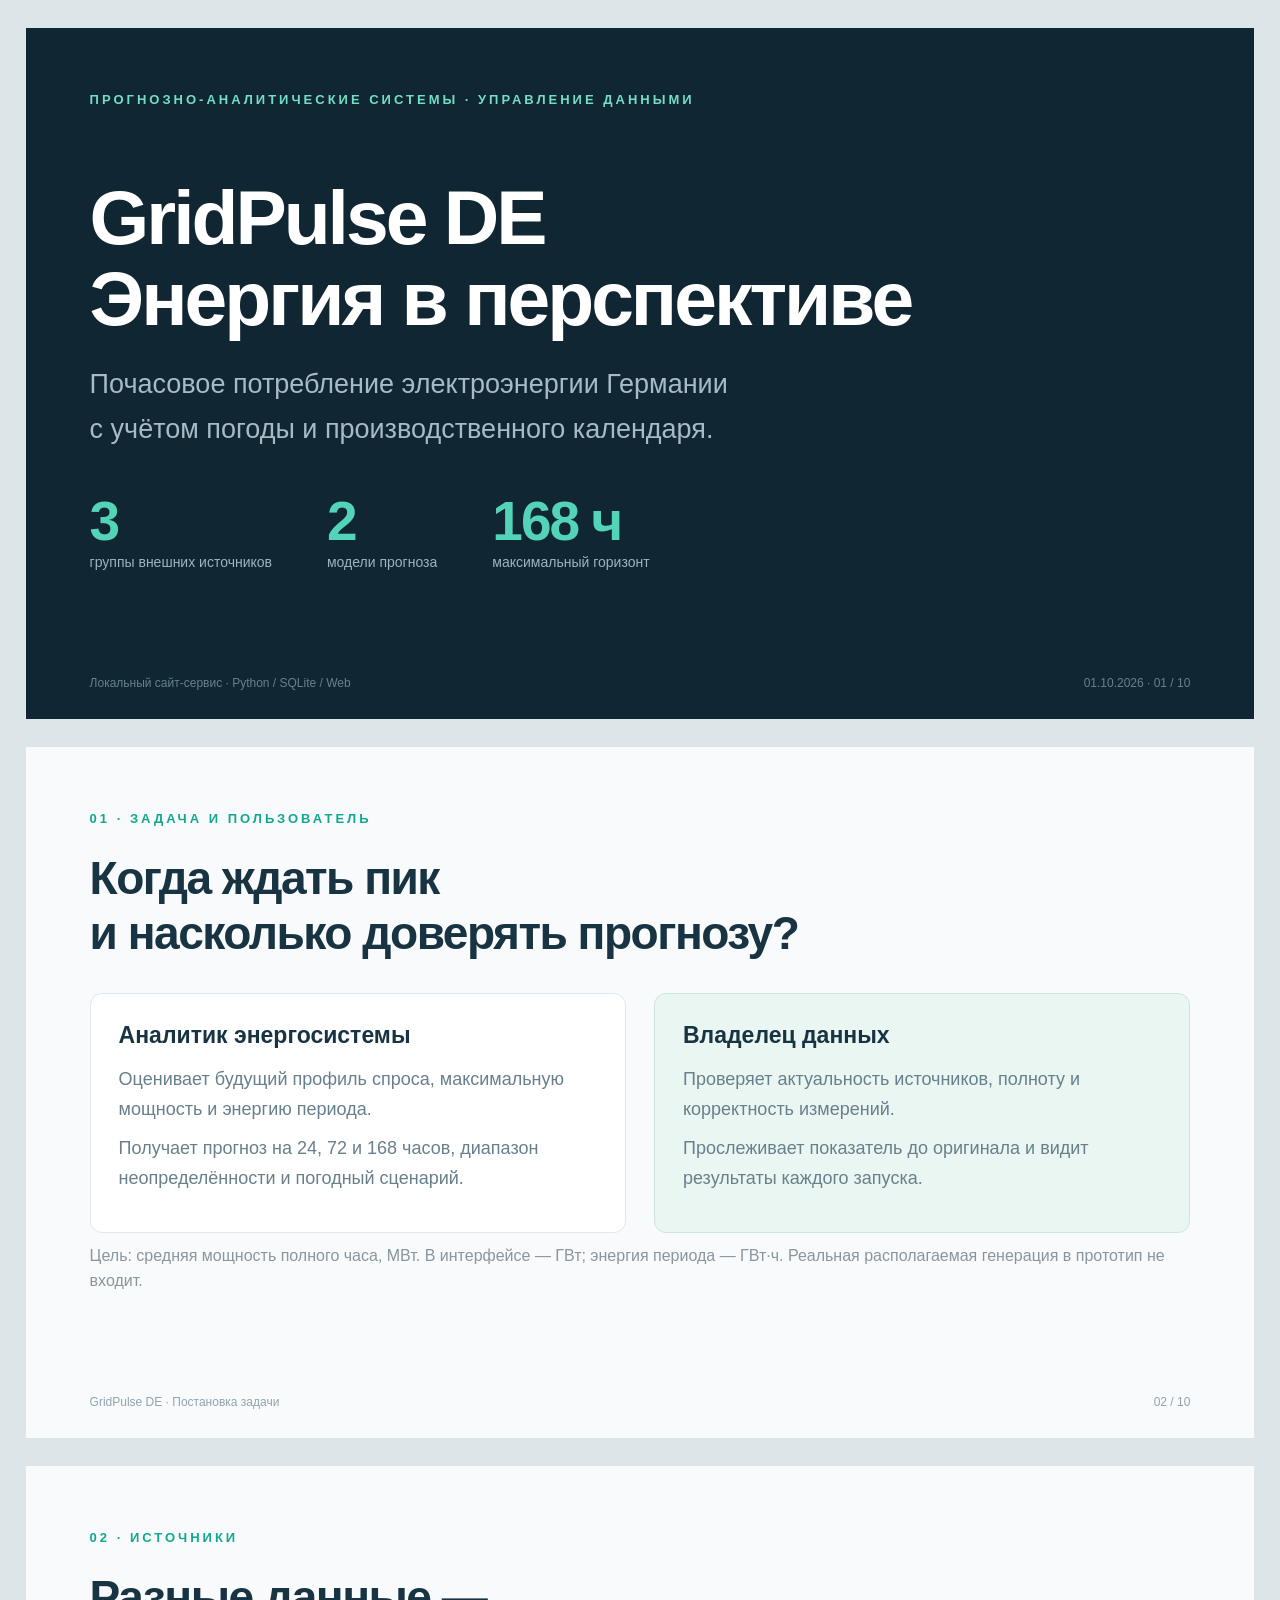
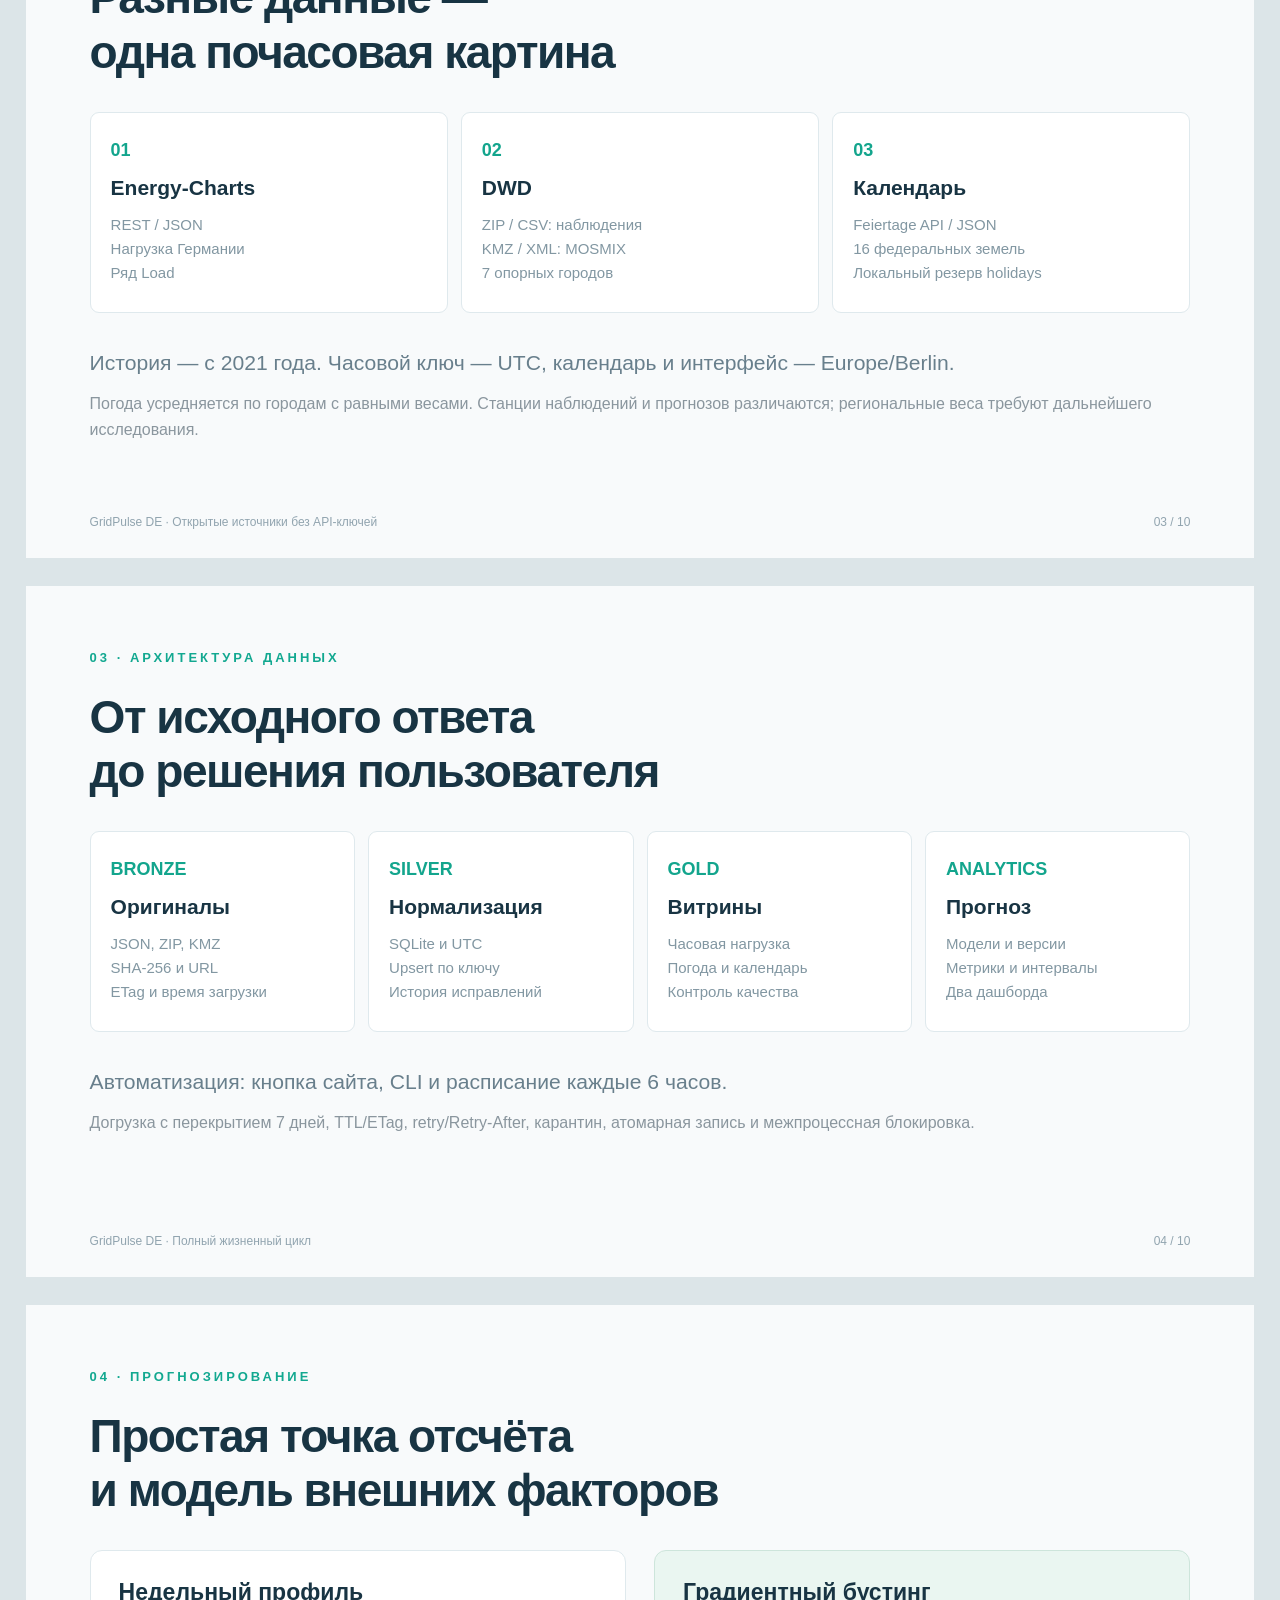
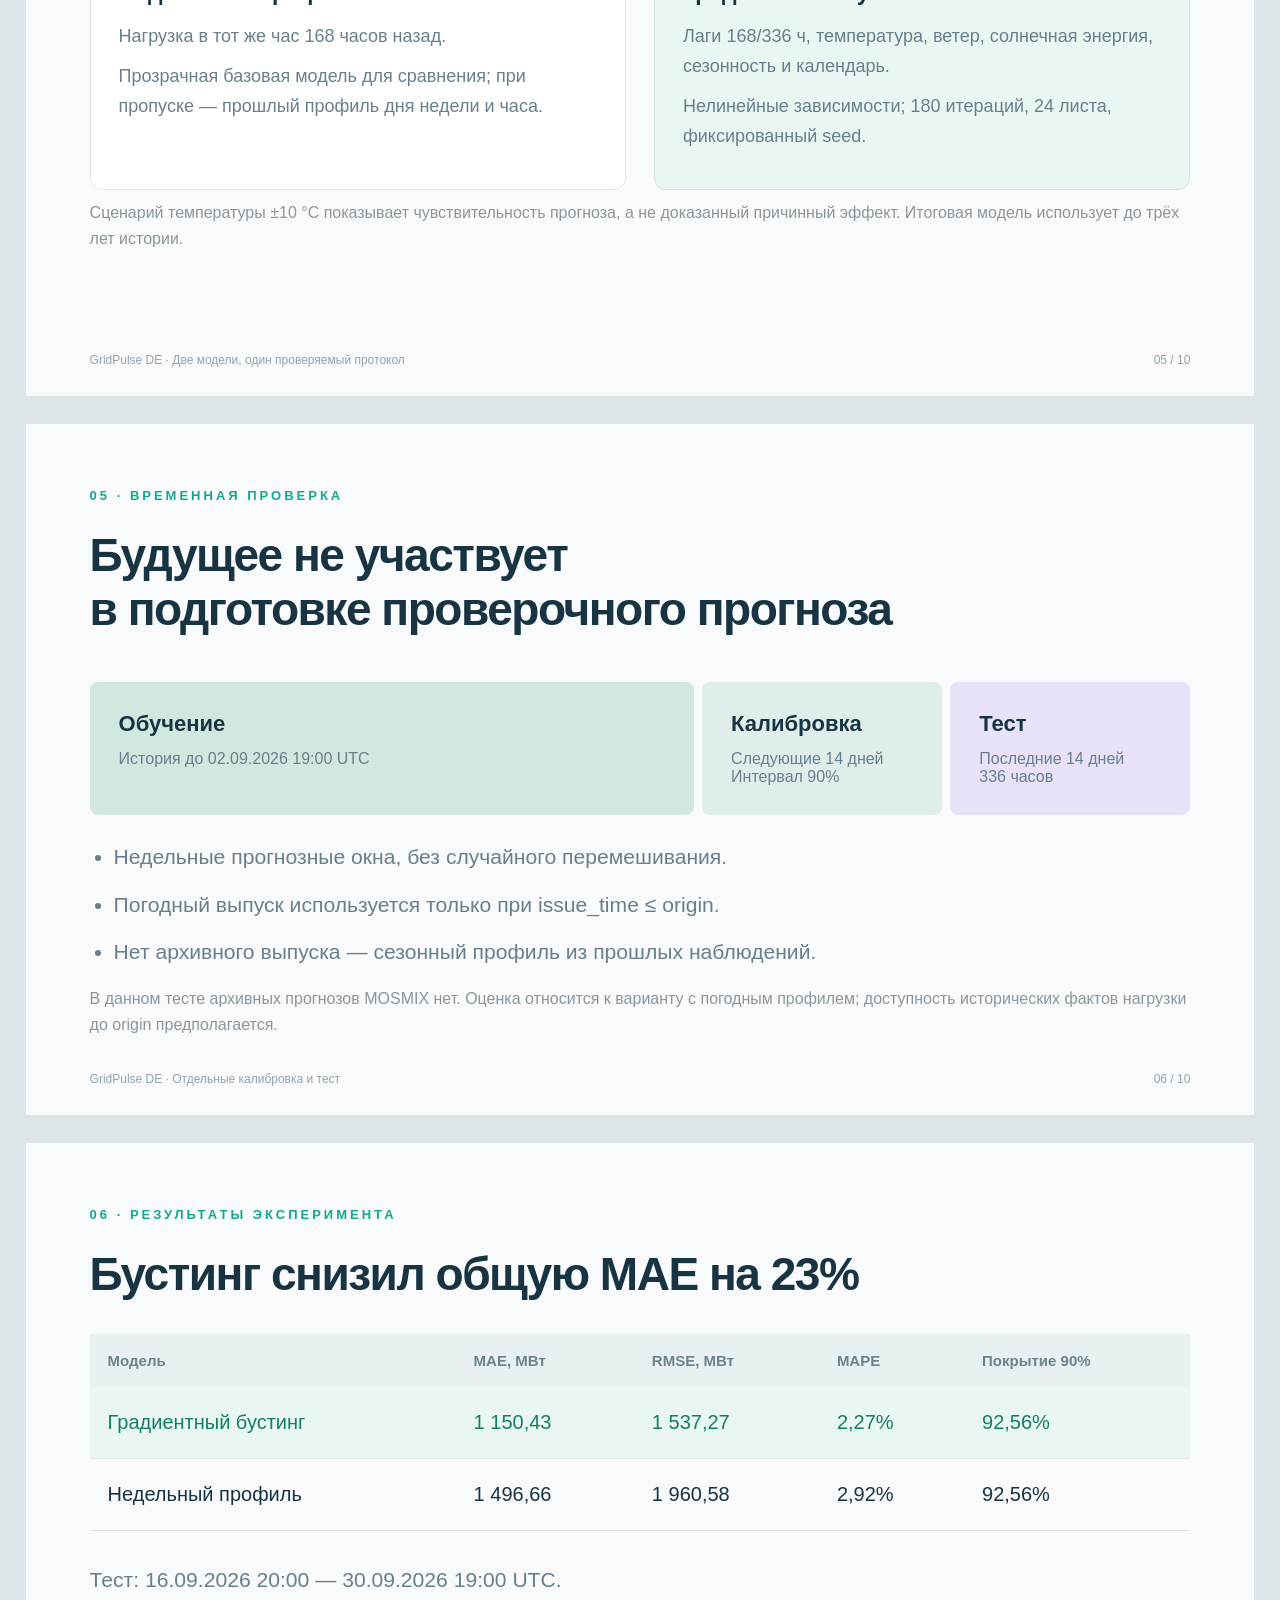
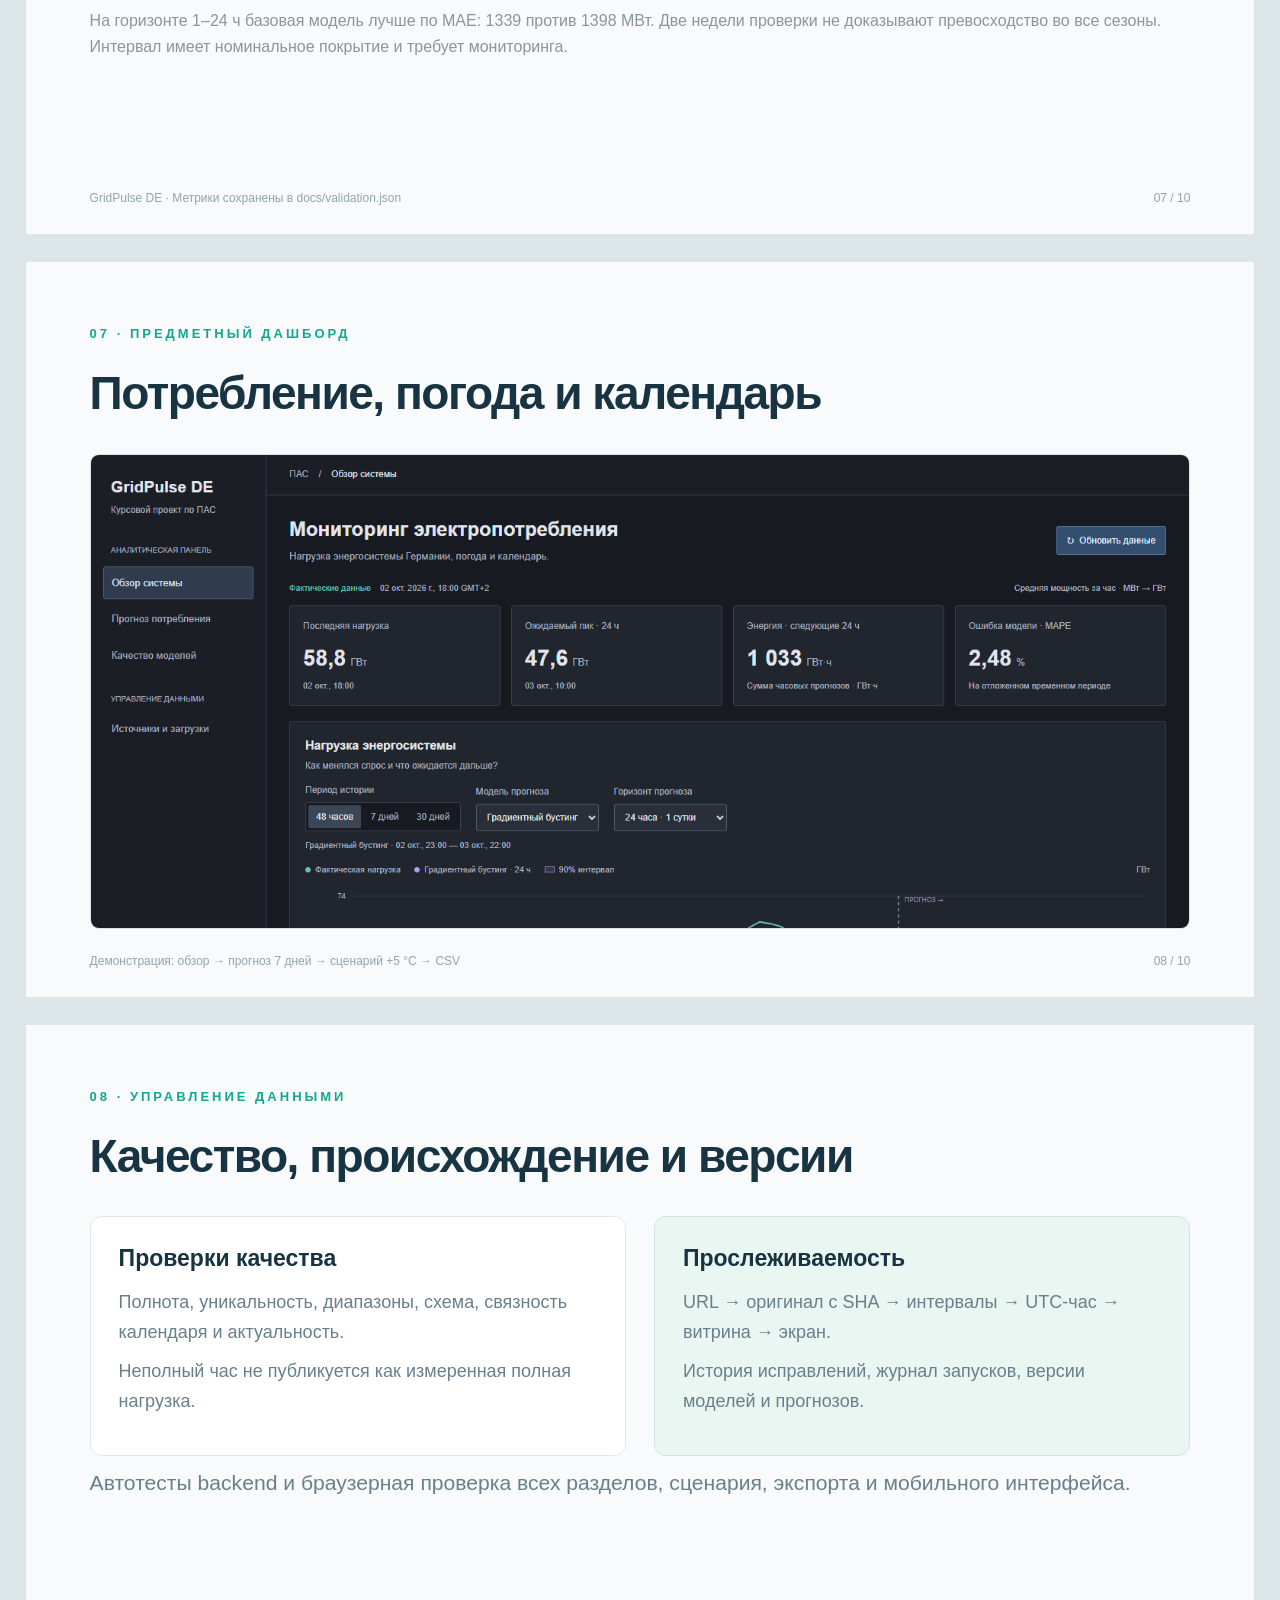
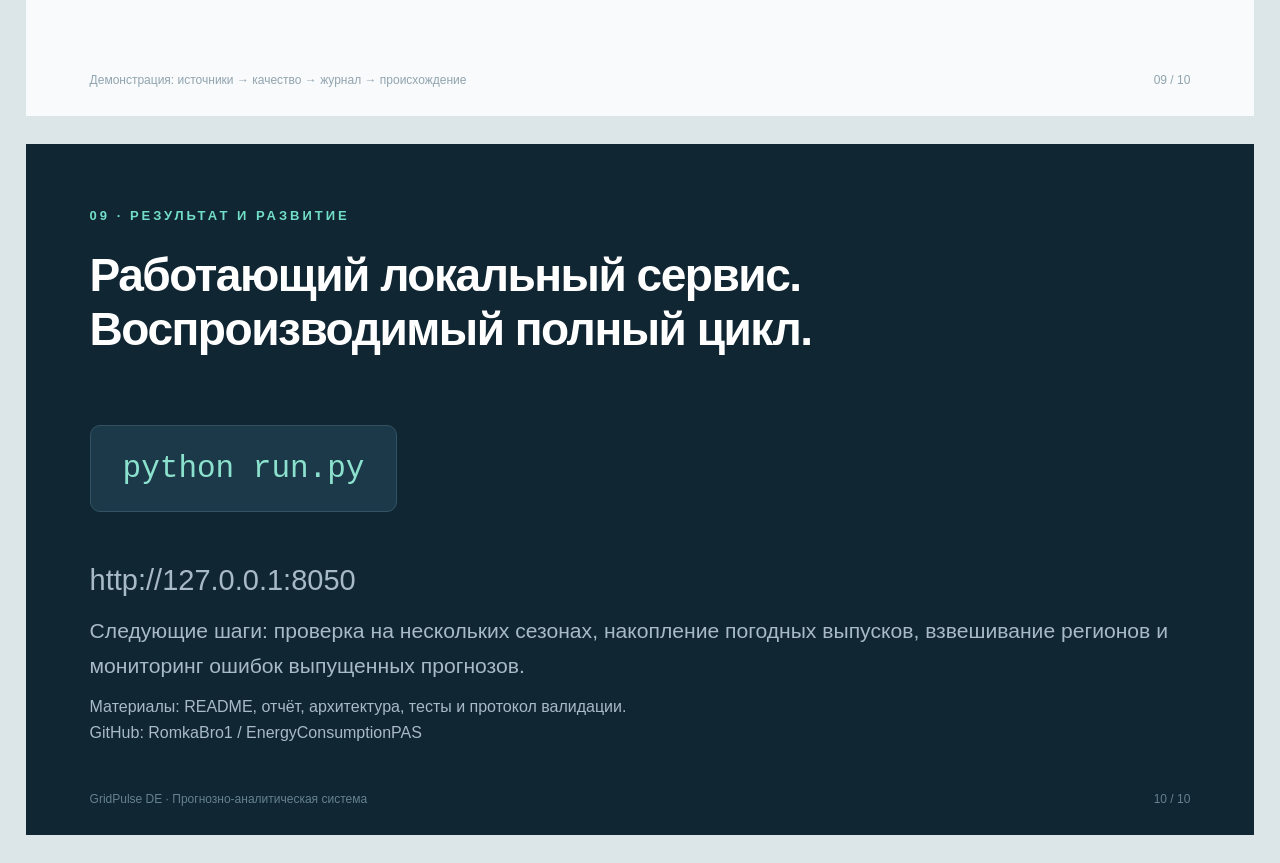
<file: docs/presentation.html>
<!doctype html><html lang="ru"><head><meta charset="utf-8"><meta name="viewport" content="width=device-width,initial-scale=1"><title>GridPulse DE · Защита проекта</title><style>
*{box-sizing:border-box}body{margin:0;background:#dce5e8;color:#183443;font-family:'Segoe UI',Arial,sans-serif}.slide{width:1280px;min-height:720px;padding:64px 76px 55px;margin:28px auto;background:#f8fafb;position:relative;overflow:hidden;page-break-after:always}.dark{background:#112633;color:#fff}.tag{font-size:13px;letter-spacing:3px;color:#12a890;font-weight:600}.dark .tag{color:#72dec7}h1{font-size:72px;line-height:1.05;letter-spacing:-3px;margin:70px 0 24px;max-width:900px}h2{font-size:43px;line-height:1.18;letter-spacing:-1.5px;margin:25px 0 33px;max-width:960px}h3{font-size:23px;margin:0 0 16px}p,li{font-size:21px;line-height:1.65;color:#687f8c}.dark p{color:#a7bac5}p{margin:10px 0}ul{padding-left:24px}li{margin:13px 0}.lead{font-size:27px;max-width:900px}.footer{position:absolute;bottom:29px;left:76px;right:76px;display:flex;justify-content:space-between;font-size:12px;color:#91a4af}.dark .footer{color:#66818f}.grid{display:grid;grid-template-columns:1fr 1fr;gap:28px}.card{padding:28px;background:#fff;border:1px solid #dfe9ed;border-radius:12px}.card.accent{background:#eaf6f1;border-color:#cde5db}.card p{font-size:18px}.numbers{display:flex;gap:55px;margin-top:38px}.numbers strong{font-size:55px;letter-spacing:-2px;display:block;color:#53d3b7}.numbers span{font-size:14px;color:#9bb4c0}.flow{display:flex;align-items:stretch;gap:13px;margin:33px 0}.flow div{flex:1;padding:27px 20px;border-radius:9px;background:white;border:1px solid #dfe9ed;font-size:21px;font-weight:600}.flow div small{display:block;font-size:15px;font-weight:400;line-height:1.6;margin-top:13px;color:#8297a2}.flow b{color:#13a58d;font-size:18px;display:block;margin-bottom:15px}table{width:100%;border-collapse:collapse;font-size:20px;margin:32px 0}th{background:#e9f0f1;text-align:left;font-size:15px;color:#6b838f;padding:18px}td{padding:24px 18px;border-bottom:1px solid #e0e8ec}.winner td{background:#eaf6f1;color:#147f67}.note{font-size:16px;color:#8a969e;line-height:1.6}.screenshot{width:100%;max-height:475px;object-fit:cover;object-position:top;border:1px solid #d8e4e9;border-radius:9px}.big-link{font-size:29px;color:#76dec7}.code{font-family:Consolas,monospace;background:#1b3948;border:1px solid #315363;border-radius:10px;color:#8be1cd;font-size:31px;padding:25px 32px;margin:35px 0;display:inline-block}.timeline{display:flex;gap:8px;margin:45px 0 25px}.timeline div{padding:29px;background:#e0eeeb;border-radius:8px;flex:1}.timeline .train{flex:3;background:#d1e8df}.timeline .test{background:#e7e2f6}.timeline strong{font-size:22px}.timeline span{display:block;font-size:16px;margin-top:13px;color:#687f8c}@page{size:1280px 720px;margin:0}@media print{body{background:white}.slide{margin:0;height:720px;min-height:720px;print-color-adjust:exact;-webkit-print-color-adjust:exact}.slide:last-child{page-break-after:auto}}@media screen and (max-width:1300px){.slide{width:96vw;min-height:54vw;padding:5vw}h1{font-size:6vw}h2{font-size:3.6vw}p,li{font-size:1.65vw}.footer{left:5vw;right:5vw}}
</style></head><body>
<section class="slide dark"><div class="tag">ПРОГНОЗНО-АНАЛИТИЧЕСКИЕ СИСТЕМЫ · УПРАВЛЕНИЕ ДАННЫМИ</div><h1>GridPulse DE<br>Энергия в перспективе</h1><p class="lead">Почасовое потребление электроэнергии Германии<br>с учётом погоды и производственного календаря.</p><div class="numbers"><div><strong>3</strong><span>группы внешних источников</span></div><div><strong>2</strong><span>модели прогноза</span></div><div><strong>168 ч</strong><span>максимальный горизонт</span></div></div><div class="footer"><span>Локальный сайт-сервис · Python / SQLite / Web</span><span>01.10.2026 · 01 / 10</span></div></section>
<section class="slide"><div class="tag">01 · ЗАДАЧА И ПОЛЬЗОВАТЕЛЬ</div><h2>Когда ждать пик<br>и насколько доверять прогнозу?</h2><div class="grid"><div class="card"><h3>Аналитик энергосистемы</h3><p>Оценивает будущий профиль спроса, максимальную мощность и энергию периода.</p><p>Получает прогноз на 24, 72 и 168 часов, диапазон неопределённости и погодный сценарий.</p></div><div class="card accent"><h3>Владелец данных</h3><p>Проверяет актуальность источников, полноту и корректность измерений.</p><p>Прослеживает показатель до оригинала и видит результаты каждого запуска.</p></div></div><p class="note">Цель: средняя мощность полного часа, МВт. В интерфейсе — ГВт; энергия периода — ГВт·ч. Реальная располагаемая генерация в прототип не входит.</p><div class="footer"><span>GridPulse DE · Постановка задачи</span><span>02 / 10</span></div></section>
<section class="slide"><div class="tag">02 · ИСТОЧНИКИ</div><h2>Разные данные —<br>одна почасовая картина</h2><div class="flow"><div><b>01</b>Energy-Charts<small>REST / JSON<br>Нагрузка Германии<br>Ряд Load</small></div><div><b>02</b>DWD<small>ZIP / CSV: наблюдения<br>KMZ / XML: MOSMIX<br>7 опорных городов</small></div><div><b>03</b>Календарь<small>Feiertage API / JSON<br>16 федеральных земель<br>Локальный резерв holidays</small></div></div><p>История — с 2021 года. Часовой ключ — UTC, календарь и интерфейс — Europe/Berlin.</p><p class="note">Погода усредняется по городам с равными весами. Станции наблюдений и прогнозов различаются; региональные веса требуют дальнейшего исследования.</p><div class="footer"><span>GridPulse DE · Открытые источники без API-ключей</span><span>03 / 10</span></div></section>
<section class="slide"><div class="tag">03 · АРХИТЕКТУРА ДАННЫХ</div><h2>От исходного ответа<br>до решения пользователя</h2><div class="flow"><div><b>BRONZE</b>Оригиналы<small>JSON, ZIP, KMZ<br>SHA-256 и URL<br>ETag и время загрузки</small></div><div><b>SILVER</b>Нормализация<small>SQLite и UTC<br>Upsert по ключу<br>История исправлений</small></div><div><b>GOLD</b>Витрины<small>Часовая нагрузка<br>Погода и календарь<br>Контроль качества</small></div><div><b>ANALYTICS</b>Прогноз<small>Модели и версии<br>Метрики и интервалы<br>Два дашборда</small></div></div><p>Автоматизация: кнопка сайта, CLI и расписание каждые 6 часов.</p><p class="note">Догрузка с перекрытием 7 дней, TTL/ETag, retry/Retry-After, карантин, атомарная запись и межпроцессная блокировка.</p><div class="footer"><span>GridPulse DE · Полный жизненный цикл</span><span>04 / 10</span></div></section>
<section class="slide"><div class="tag">04 · ПРОГНОЗИРОВАНИЕ</div><h2>Простая точка отсчёта<br>и модель внешних факторов</h2><div class="grid"><div class="card"><h3>Недельный профиль</h3><p>Нагрузка в тот же час 168 часов назад.</p><p>Прозрачная базовая модель для сравнения; при пропуске — прошлый профиль дня недели и часа.</p></div><div class="card accent"><h3>Градиентный бустинг</h3><p>Лаги 168/336 ч, температура, ветер, солнечная энергия, сезонность и календарь.</p><p>Нелинейные зависимости; 180 итераций, 24 листа, фиксированный seed.</p></div></div><p class="note">Сценарий температуры ±10 °C показывает чувствительность прогноза, а не доказанный причинный эффект. Итоговая модель использует до трёх лет истории.</p><div class="footer"><span>GridPulse DE · Две модели, один проверяемый протокол</span><span>05 / 10</span></div></section>
<section class="slide"><div class="tag">05 · ВРЕМЕННАЯ ПРОВЕРКА</div><h2>Будущее не участвует<br>в подготовке проверочного прогноза</h2><div class="timeline"><div class="train"><strong>Обучение</strong><span>История до 02.09.2026 19:00 UTC</span></div><div><strong>Калибровка</strong><span>Следующие 14 дней<br>Интервал 90%</span></div><div class="test"><strong>Тест</strong><span>Последние 14 дней<br>336 часов</span></div></div><ul><li>Недельные прогнозные окна, без случайного перемешивания.</li><li>Погодный выпуск используется только при issue_time ≤ origin.</li><li>Нет архивного выпуска — сезонный профиль из прошлых наблюдений.</li></ul><p class="note">В данном тесте архивных прогнозов MOSMIX нет. Оценка относится к варианту с погодным профилем; доступность исторических фактов нагрузки до origin предполагается.</p><div class="footer"><span>GridPulse DE · Отдельные калибровка и тест</span><span>06 / 10</span></div></section>
<section class="slide"><div class="tag">06 · РЕЗУЛЬТАТЫ ЭКСПЕРИМЕНТА</div><h2>Бустинг снизил общую MAE на 23%</h2><table><thead><tr><th>Модель</th><th>MAE, МВт</th><th>RMSE, МВт</th><th>MAPE</th><th>Покрытие 90%</th></tr></thead><tbody><tr class="winner"><td>Градиентный бустинг</td><td>1 150,43</td><td>1 537,27</td><td>2,27%</td><td>92,56%</td></tr><tr><td>Недельный профиль</td><td>1 496,66</td><td>1 960,58</td><td>2,92%</td><td>92,56%</td></tr></tbody></table><p>Тест: 16.09.2026 20:00 — 30.09.2026 19:00 UTC.</p><p class="note">На горизонте 1–24 ч базовая модель лучше по MAE: 1339 против 1398 МВт. Две недели проверки не доказывают превосходство во все сезоны. Интервал имеет номинальное покрытие и требует мониторинга.</p><div class="footer"><span>GridPulse DE · Метрики сохранены в docs/validation.json</span><span>07 / 10</span></div></section>
<section class="slide"><div class="tag">07 · ПРЕДМЕТНЫЙ ДАШБОРД</div><h2>Потребление, погода и календарь</h2><img class="screenshot" src="screenshots/overview.png" alt="Предметный дашборд GridPulse DE"><div class="footer"><span>Демонстрация: обзор → прогноз 7 дней → сценарий +5 °C → CSV</span><span>08 / 10</span></div></section>
<section class="slide"><div class="tag">08 · УПРАВЛЕНИЕ ДАННЫМИ</div><h2>Качество, происхождение и версии</h2><div class="grid"><div class="card"><h3>Проверки качества</h3><p>Полнота, уникальность, диапазоны, схема, связность календаря и актуальность.</p><p>Неполный час не публикуется как измеренная полная нагрузка.</p></div><div class="card accent"><h3>Прослеживаемость</h3><p>URL → оригинал с SHA → интервалы → UTC-час → витрина → экран.</p><p>История исправлений, журнал запусков, версии моделей и прогнозов.</p></div></div><p>Автотесты backend и браузерная проверка всех разделов, сценария, экспорта и мобильного интерфейса.</p><div class="footer"><span>Демонстрация: источники → качество → журнал → происхождение</span><span>09 / 10</span></div></section>
<section class="slide dark"><div class="tag">09 · РЕЗУЛЬТАТ И РАЗВИТИЕ</div><h2>Работающий локальный сервис.<br>Воспроизводимый полный цикл.</h2><div class="code">python run.py</div><p class="big-link">http://127.0.0.1:8050</p><p>Следующие шаги: проверка на нескольких сезонах, накопление погодных выпусков, взвешивание регионов и мониторинг ошибок выпущенных прогнозов.</p><p class="note">Материалы: README, отчёт, архитектура, тесты и протокол валидации.<br>GitHub: RomkaBro1 / EnergyConsumptionPAS</p><div class="footer"><span>GridPulse DE · Прогнозно-аналитическая система</span><span>10 / 10</span></div></section>
</body></html>
</file>
